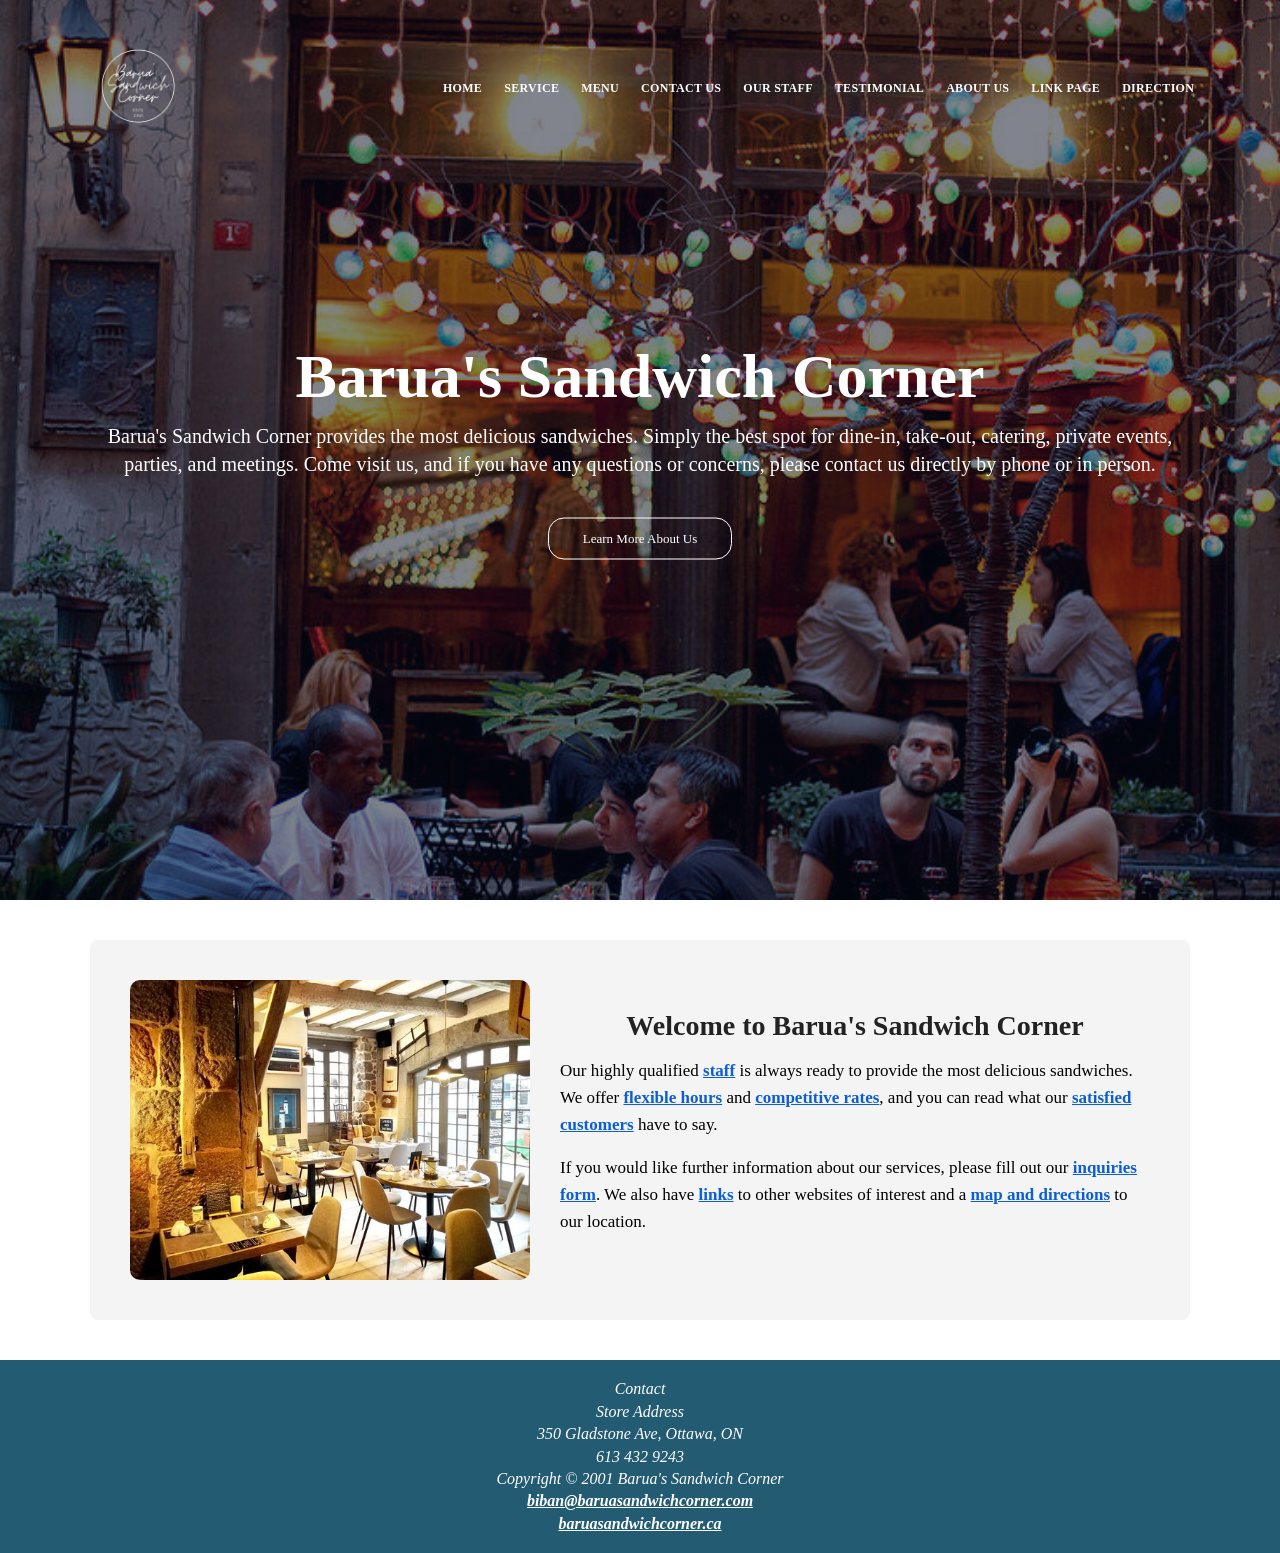
<file: index.html>
<!DOCTYPE html>
<html lang="en">

<head>
    <meta charset="UTF-8">
    <meta name="description" content="Barua's Sandwich Corner - a local sandwich restaurant in Ottawa.">
    <meta name="keywords" content="Sandwiches, Restaurant, Barua's Sandwich Corner, Ottawa">
    <meta name="author" content="J. Barua">
    <meta name="viewport" content="width=device-width, initial-scale=1.0">
    <title>Barua's Sandwich Corner</title>
    <link rel="stylesheet" href="./style/site.css">
</head>

<body>

    <section class="top">
        <nav>
            <a href="index.html">
                <img src="./images/Gold_Logo.png" alt="Barua's Sandwich Corner logo">
            </a>

            <div class="nav-links">
                <ul>
                    <li><a href="index.html">HOME</a></li>
                    <li><a href="services.html">SERVICE</a></li>
                    <li><a href="menu.html">MENU</a></li>
                    <li><a href="contact.html">CONTACT US</a></li>
                    <li><a href="staff.html">OUR STAFF</a></li>
                    <li><a href="testimonial.html">TESTIMONIAL</a></li>
                    <li><a href="about.html">ABOUT US</a></li>
                    <li><a href="link.html">LINK PAGE</a></li>
                    <li><a href="direction.html">DIRECTION</a></li>
                </ul>
            </div>
        </nav>

        <div class="text-box">
            <h1>Barua's Sandwich Corner</h1>

            <p>
                Barua's Sandwich Corner provides the most delicious sandwiches. Simply the best spot for
                dine-in, take-out, catering, private events, parties, and meetings. Come visit us, and if you have any
                questions or concerns, please contact us directly by phone or in person.
            </p>

            <a href="about.html" class="hero-btn">Learn More About Us</a>
        </div>
    </section>

    <article class="home-info">
        <div class="home-info-content">
            <img src="./images/inside_restaurants_1.jpg" alt="Inside view of Barua's Sandwich Corner">

            <div>
                <h2>Welcome to Barua's Sandwich Corner</h2>

                <p>
                    Our highly qualified <a href="staff.html">staff</a> is always ready to provide the most delicious
                    sandwiches. We offer <a href="services.html">flexible hours</a> and
                    <a href="menu.html">competitive rates</a>, and you can read what our
                    <a href="testimonial.html">satisfied customers</a> have to say.
                </p>

                <p>
                    If you would like further information about our services, please fill out our
                    <a href="contact.html">inquiries form</a>. We also have
                    <a href="link.html">links</a> to other websites of interest and a
                    <a href="direction.html">map and directions</a> to our location.
                </p>
            </div>
        </div>
    </article>

    <footer>
        Contact<br>
        Store Address<br>
        350 Gladstone Ave, Ottawa, ON<br>
        613 432 9243<br>
        Copyright &copy; 2001 Barua's Sandwich Corner<br>
        <a href="mailto:biban@baruasandwichcorner.com">biban@baruasandwichcorner.com</a><br>
        <a href="https://baruasandwichcorner.ca">baruasandwichcorner.ca</a>
    </footer>

</body>

</html>
</file>
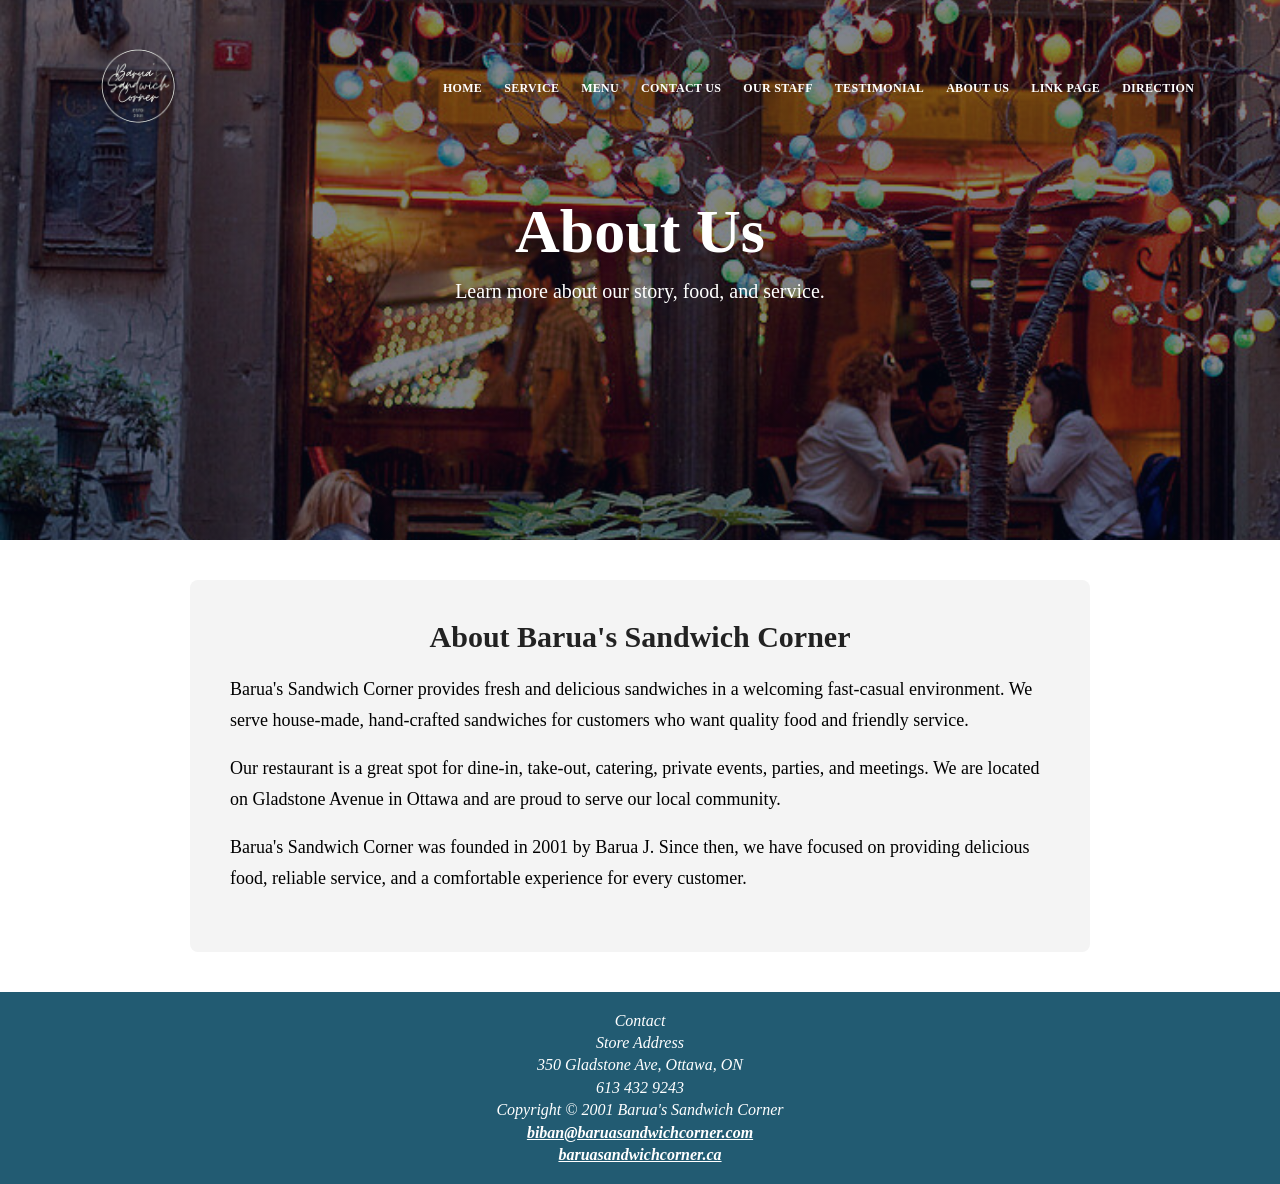
<file: about.html>
<!DOCTYPE html>
<html lang="en">

<head>
    <meta charset="UTF-8">
    <meta name="description" content="Learn more about Barua's Sandwich Corner, a local sandwich restaurant in Ottawa.">
    <meta name="keywords" content="Sandwiches, Restaurant, About, Barua's Sandwich Corner, Ottawa">
    <meta name="author" content="J. Barua">
    <meta name="viewport" content="width=device-width, initial-scale=1.0">
    <title>Barua's Sandwich Corner :: About Us</title>
    <link rel="stylesheet" href="./style/site.css">
</head>

<body>

    <section class="top page-hero">
        <nav>
            <a href="index.html">
                <img src="./images/Gold_Logo.png" alt="Barua's Sandwich Corner logo">
            </a>

            <div class="nav-links">
                <ul>
                    <li><a href="index.html">HOME</a></li>
                    <li><a href="services.html">SERVICE</a></li>
                    <li><a href="menu.html">MENU</a></li>
                    <li><a href="contact.html">CONTACT US</a></li>
                    <li><a href="staff.html">OUR STAFF</a></li>
                    <li><a href="testimonial.html">TESTIMONIAL</a></li>
                    <li><a href="about.html">ABOUT US</a></li>
                    <li><a href="link.html">LINK PAGE</a></li>
                    <li><a href="direction.html">DIRECTION</a></li>
                </ul>
            </div>
        </nav>

        <div class="text-box">
            <h1>About Us</h1>
            <p>Learn more about our story, food, and service.</p>
        </div>
    </section>

    <article class="about-section">
        <h2>About Barua's Sandwich Corner</h2>

        <p>
            Barua's Sandwich Corner provides fresh and delicious sandwiches in a welcoming
            fast-casual environment. We serve house-made, hand-crafted sandwiches for customers
            who want quality food and friendly service.
        </p>

        <p>
            Our restaurant is a great spot for dine-in, take-out, catering, private events,
            parties, and meetings. We are located on Gladstone Avenue in Ottawa and are proud
            to serve our local community.
        </p>

        <p>
            Barua's Sandwich Corner was founded in 2001 by Barua J. Since then, we have focused
            on providing delicious food, reliable service, and a comfortable experience for every
            customer.
        </p>
    </article>

    <footer>
        Contact<br>
        Store Address<br>
        350 Gladstone Ave, Ottawa, ON<br>
        613 432 9243<br>
        Copyright &copy; 2001 Barua's Sandwich Corner<br>
        <a href="mailto:biban@baruasandwichcorner.com">biban@baruasandwichcorner.com</a><br>
        <a href="https://baruasandwichcorner.ca">baruasandwichcorner.ca</a>
    </footer>

</body>

</html>
</file>
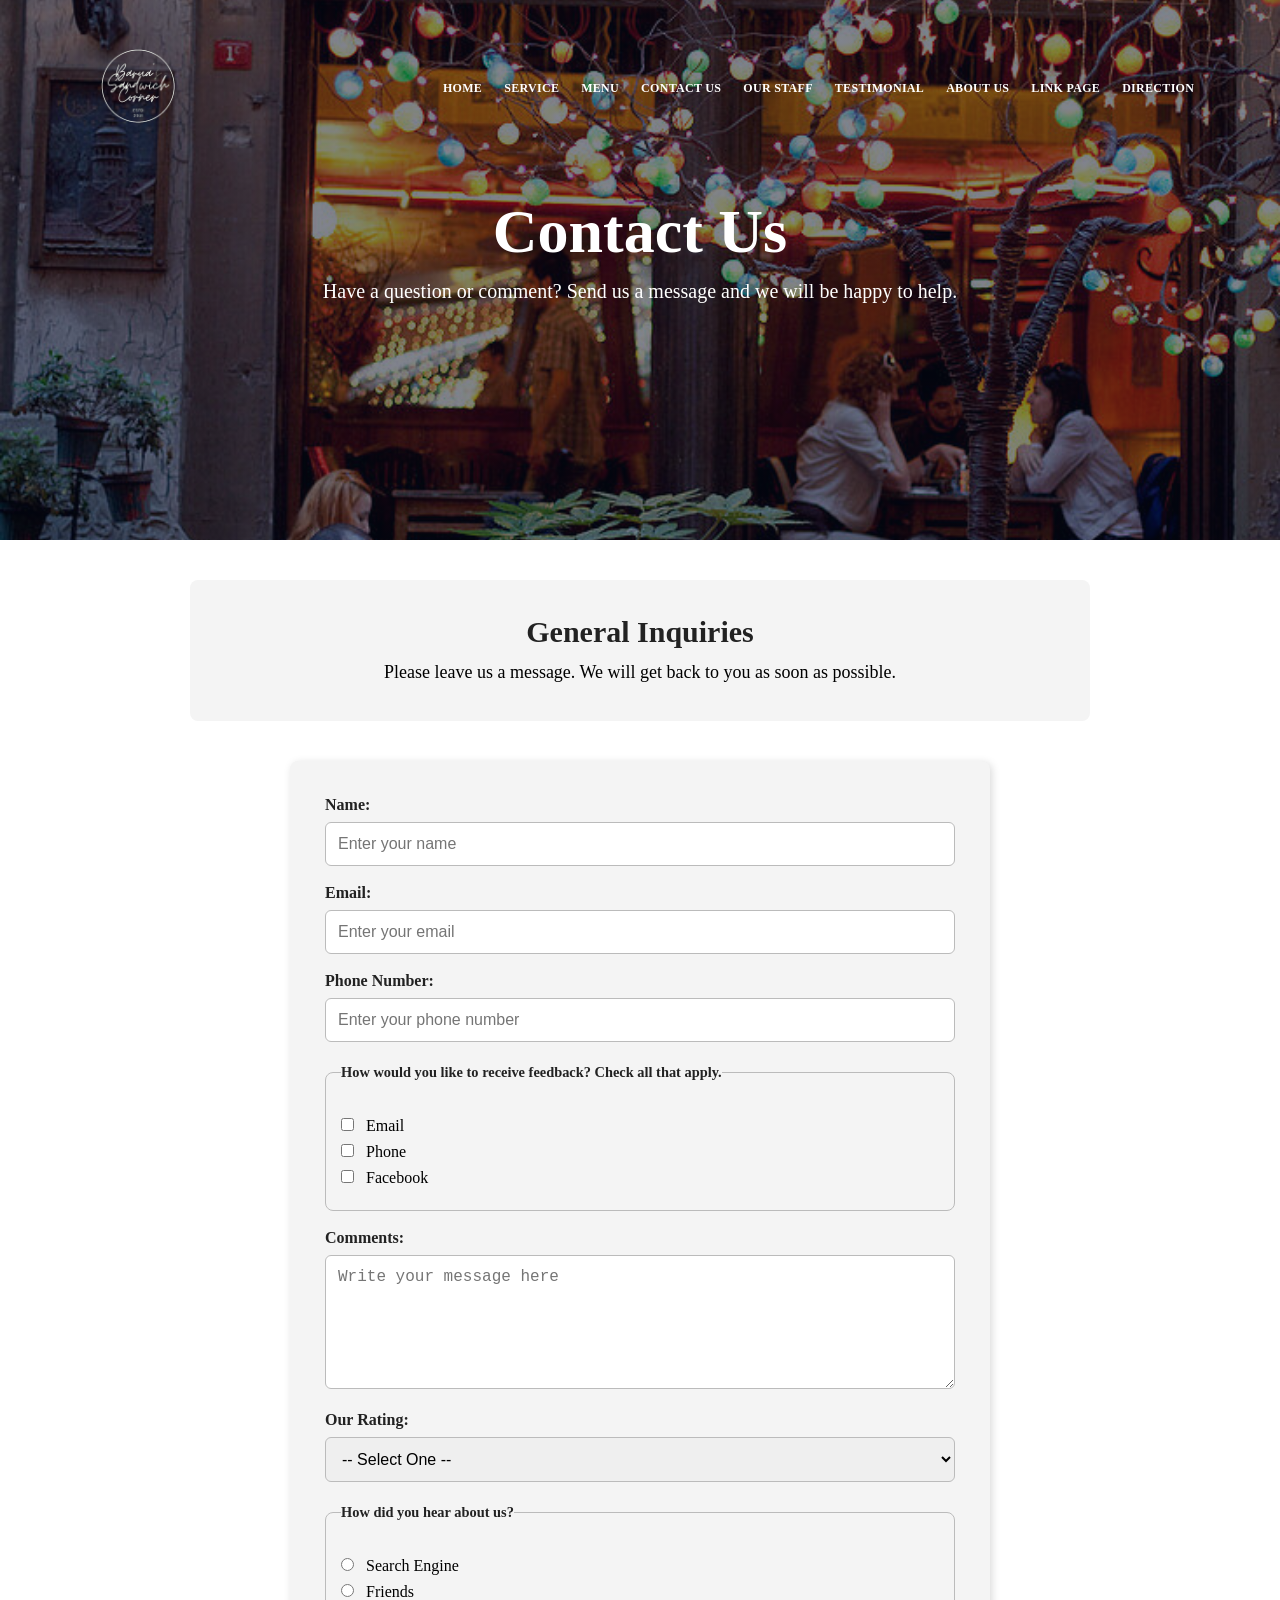
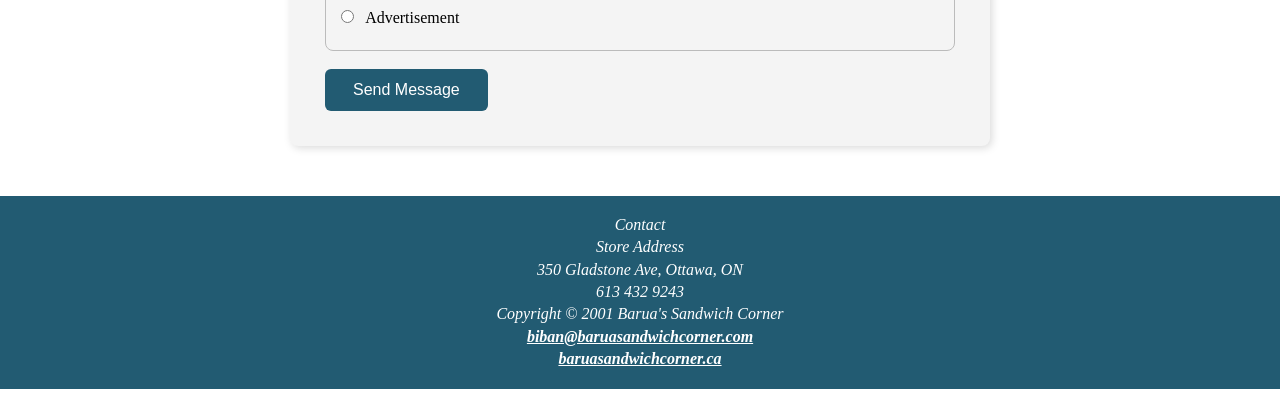
<file: contact.html>
<!DOCTYPE html>
<html lang="en">

<head>
    <meta charset="UTF-8">
    <meta name="description" content="Contact Barua's Sandwich Corner for general inquiries, feedback, and restaurant information.">
    <meta name="keywords" content="Sandwiches, Restaurant, Contact, Barua's Sandwich Corner, Ottawa">
    <meta name="author" content="J. Barua">
    <meta name="viewport" content="width=device-width, initial-scale=1.0">
    <title>Barua's Sandwich Corner :: Contact Us</title>
    <link rel="stylesheet" href="./style/site.css">
</head>

<body>

    <section class="top page-hero">
        <nav>
            <a href="index.html">
                <img src="./images/Gold_Logo.png" alt="Barua's Sandwich Corner logo">
            </a>

            <div class="nav-links">
                <ul>
                    <li><a href="index.html">HOME</a></li>
                    <li><a href="services.html">SERVICE</a></li>
                    <li><a href="menu.html">MENU</a></li>
                    <li><a href="contact.html">CONTACT US</a></li>
                    <li><a href="staff.html">OUR STAFF</a></li>
                    <li><a href="testimonial.html">TESTIMONIAL</a></li>
                    <li><a href="about.html">ABOUT US</a></li>
                    <li><a href="link.html">LINK PAGE</a></li>
                    <li><a href="direction.html">DIRECTION</a></li>
                </ul>
            </div>
        </nav>

        <div class="text-box">
            <h1>Contact Us</h1>
            <p>Have a question or comment? Send us a message and we will be happy to help.</p>
        </div>
    </section>

    <article class="contact-intro">
        <h2>General Inquiries</h2>
        <p>Please leave us a message. We will get back to you as soon as possible.</p>
    </article>

    <main class="contact-main">
        <form name="Ginquiry" id="Ginquiry" method="get" action="" class="contact-form">

            <div class="form-group">
                <label for="name">Name:</label>
                <input type="text" name="name" id="name" maxlength="30" placeholder="Enter your name">
            </div>

            <div class="form-group">
                <label for="email">Email:</label>
                <input type="email" name="email" id="email" maxlength="50" placeholder="Enter your email">
            </div>

            <div class="form-group">
                <label for="pnum">Phone Number:</label>
                <input type="tel" name="pnum" id="pnum" maxlength="20" placeholder="Enter your phone number">
            </div>

            <fieldset>
                <legend>How would you like to receive feedback? Check all that apply.</legend>

                <div class="option-group">
                    <input type="checkbox" name="chk_email" id="chk_email">
                    <label for="chk_email">Email</label>
                </div>

                <div class="option-group">
                    <input type="checkbox" name="chk_phone" id="chk_phone">
                    <label for="chk_phone">Phone</label>
                </div>

                <div class="option-group">
                    <input type="checkbox" name="chk_fbook" id="chk_fbook">
                    <label for="chk_fbook">Facebook</label>
                </div>
            </fieldset>

            <div class="form-group">
                <label for="cmt">Comments:</label>
                <textarea name="cmt" id="cmt" rows="6" placeholder="Write your message here"></textarea>
            </div>

            <div class="form-group">
                <label for="rating">Our Rating:</label>
                <select name="rating" id="rating">
                    <option value="">-- Select One --</option>
                    <option value="excellent">Excellent</option>
                    <option value="good">Good</option>
                    <option value="fair">Fair</option>
                    <option value="poor">Poor</option>
                    <option value="bad">Bad</option>
                </select>
            </div>

            <fieldset>
                <legend>How did you hear about us?</legend>

                <div class="option-group">
                    <input type="radio" name="hear_about_us" id="search_engine" value="search_engine">
                    <label for="search_engine">Search Engine</label>
                </div>

                <div class="option-group">
                    <input type="radio" name="hear_about_us" id="friends" value="friends">
                    <label for="friends">Friends</label>
                </div>

                <div class="option-group">
                    <input type="radio" name="hear_about_us" id="advertisement" value="advertisement">
                    <label for="advertisement">Advertisement</label>
                </div>
            </fieldset>

            <input class="buttoncss" id="btnSub" value="Send Message" type="submit">
        </form>
    </main>

    <footer>
        Contact<br>
        Store Address<br>
        350 Gladstone Ave, Ottawa, ON<br>
        613 432 9243<br>
        Copyright &copy; 2001 Barua's Sandwich Corner<br>
        <a href="mailto:biban@baruasandwichcorner.com">biban@baruasandwichcorner.com</a><br>
        <a href="https://baruasandwichcorner.ca">baruasandwichcorner.ca</a>
    </footer>

</body>

</html>
</file>
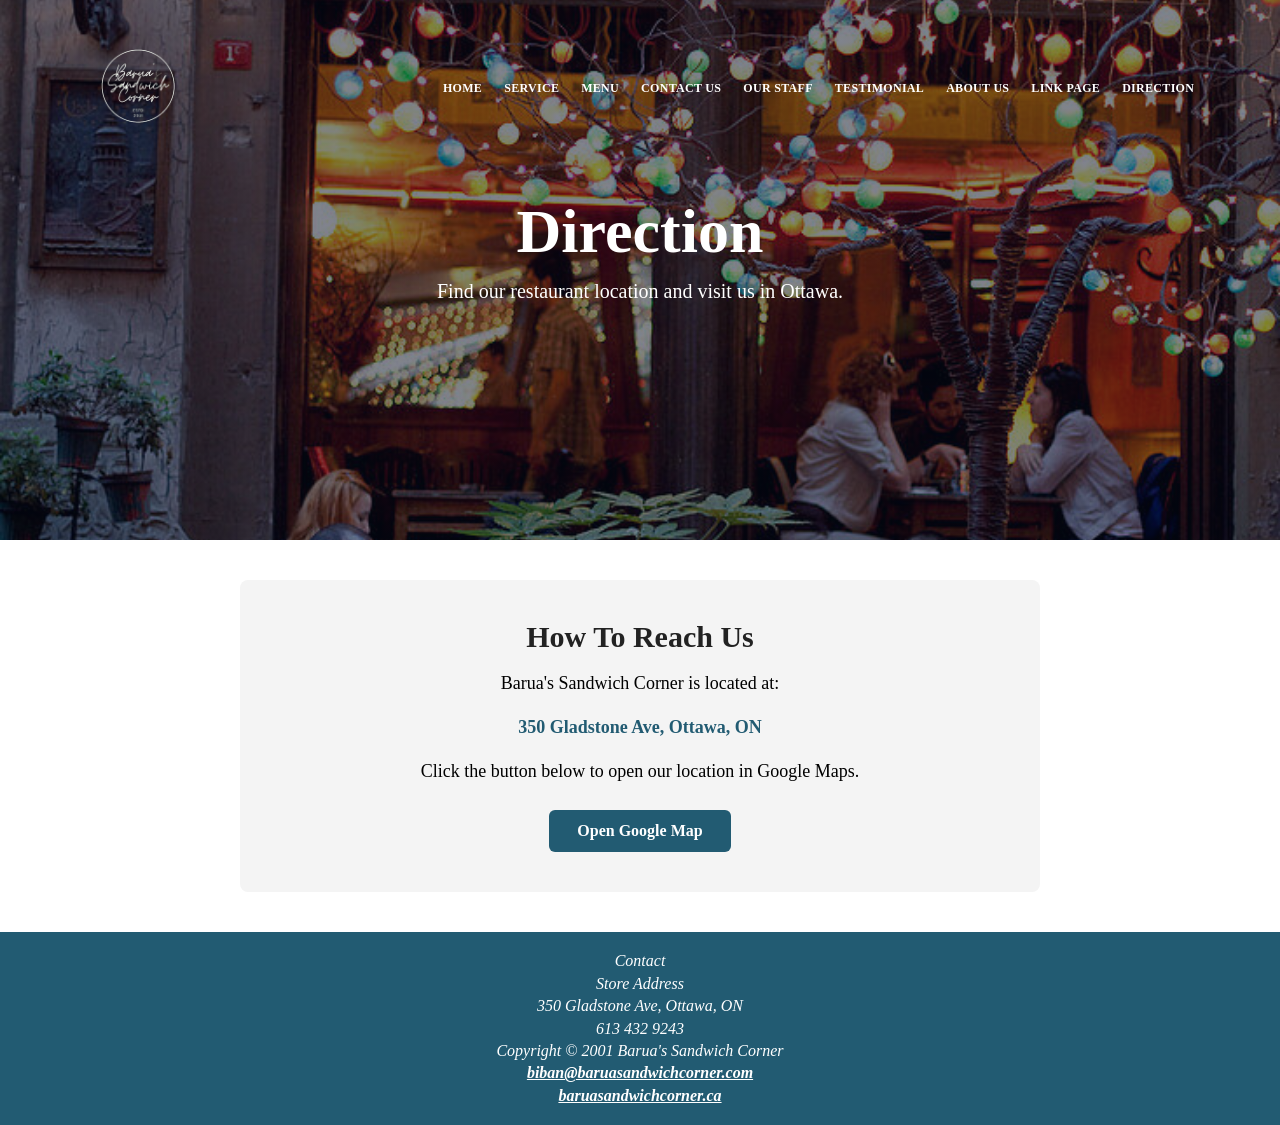
<file: direction.html>
<!DOCTYPE html>
<html lang="en">

<head>
    <meta charset="UTF-8">
    <meta name="description" content="Find directions to Barua's Sandwich Corner in Ottawa.">
    <meta name="keywords" content="Sandwiches, Restaurant, Directions, Map, Barua's Sandwich Corner, Ottawa">
    <meta name="author" content="J. Barua">
    <meta name="viewport" content="width=device-width, initial-scale=1.0">
    <title>Barua's Sandwich Corner :: Direction</title>
    <link rel="stylesheet" href="./style/site.css">
</head>

<body>

    <section class="top page-hero">
        <nav>
            <a href="index.html">
                <img src="./images/Gold_Logo.png" alt="Barua's Sandwich Corner logo">
            </a>

            <div class="nav-links">
                <ul>
                    <li><a href="index.html">HOME</a></li>
                    <li><a href="services.html">SERVICE</a></li>
                    <li><a href="menu.html">MENU</a></li>
                    <li><a href="contact.html">CONTACT US</a></li>
                    <li><a href="staff.html">OUR STAFF</a></li>
                    <li><a href="testimonial.html">TESTIMONIAL</a></li>
                    <li><a href="about.html">ABOUT US</a></li>
                    <li><a href="link.html">LINK PAGE</a></li>
                    <li><a href="direction.html">DIRECTION</a></li>
                </ul>
            </div>
        </nav>

        <div class="text-box">
            <h1>Direction</h1>
            <p>Find our restaurant location and visit us in Ottawa.</p>
        </div>
    </section>

    <article class="direction-section">
        <h2>How To Reach Us</h2>

        <p>
            Barua's Sandwich Corner is located at:
        </p>

        <p class="address-text">
            350 Gladstone Ave, Ottawa, ON
        </p>

        <p>
            Click the button below to open our location in Google Maps.
        </p>

        <a class="map-button" href="https://goo.gl/maps/W1NjUinh5RPz3QXQA" target="_blank">
            Open Google Map
        </a>
    </article>

    <footer>
        Contact<br>
        Store Address<br>
        350 Gladstone Ave, Ottawa, ON<br>
        613 432 9243<br>
        Copyright &copy; 2001 Barua's Sandwich Corner<br>
        <a href="mailto:biban@baruasandwichcorner.com">biban@baruasandwichcorner.com</a><br>
        <a href="https://baruasandwichcorner.ca">baruasandwichcorner.ca</a>
    </footer>

</body>

</html>
</file>
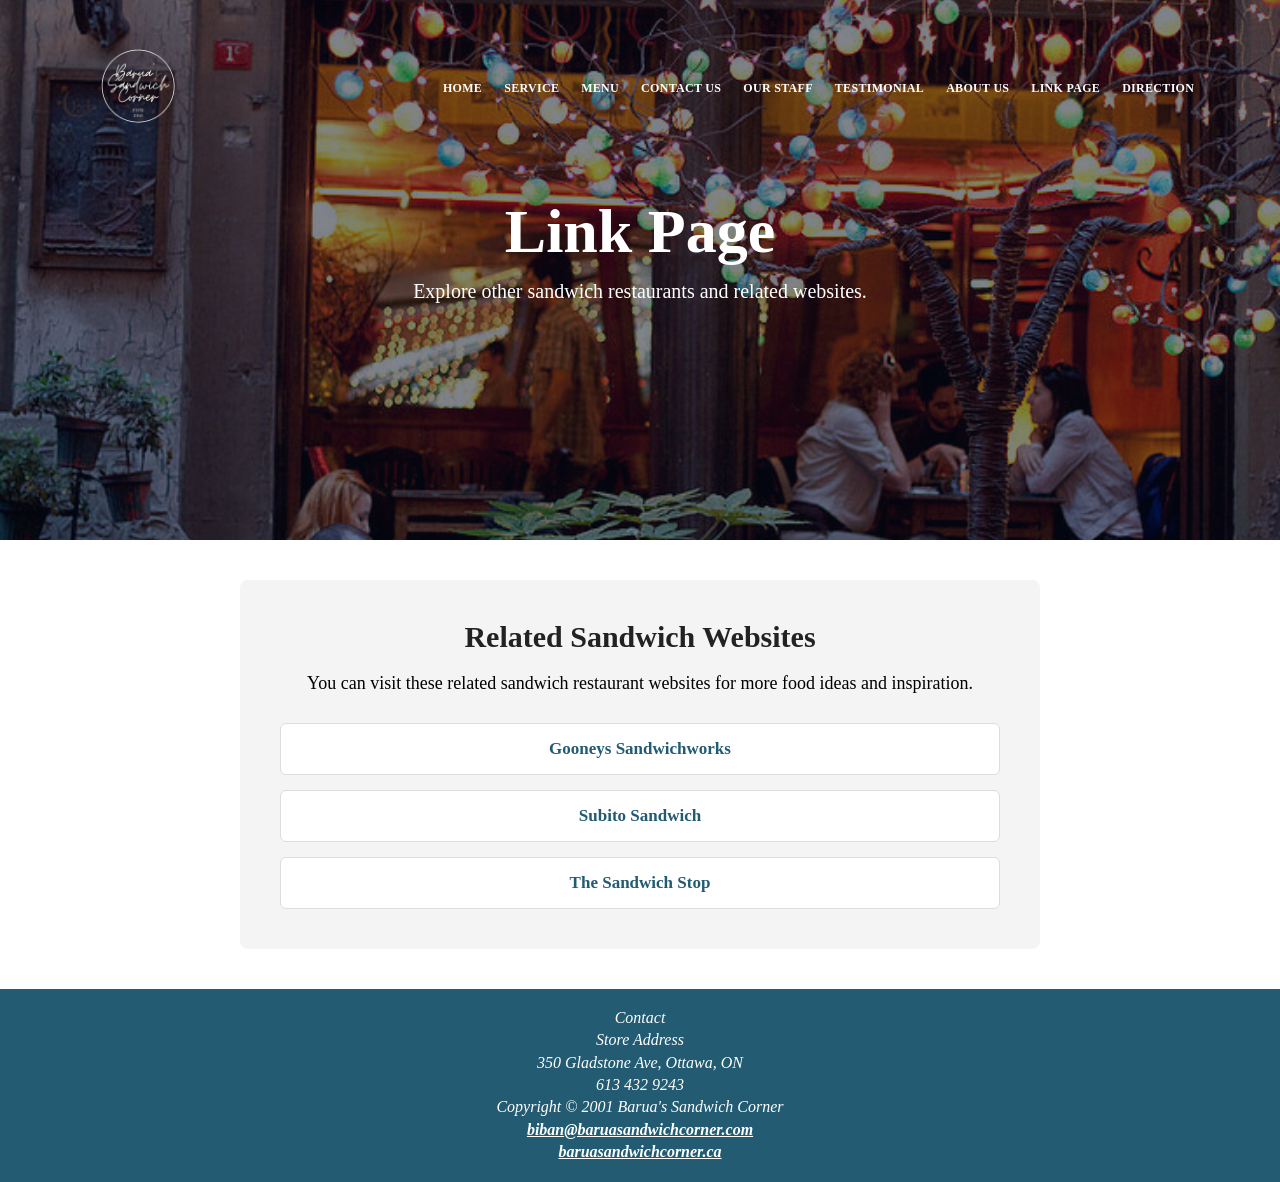
<file: link.html>
<!DOCTYPE html>
<html lang="en">

<head>
    <meta charset="UTF-8">
    <meta name="description" content="Helpful sandwich and restaurant links related to Barua's Sandwich Corner.">
    <meta name="keywords" content="Sandwiches, Restaurant, Links, Barua's Sandwich Corner, Ottawa">
    <meta name="author" content="J. Barua">
    <meta name="viewport" content="width=device-width, initial-scale=1.0">
    <title>Barua's Sandwich Corner :: Link Page</title>
    <link rel="stylesheet" href="./style/site.css">
</head>

<body>

    <section class="top page-hero">
        <nav>
            <a href="index.html">
                <img src="./images/Gold_Logo.png" alt="Barua's Sandwich Corner logo">
            </a>

            <div class="nav-links">
                <ul>
                    <li><a href="index.html">HOME</a></li>
                    <li><a href="services.html">SERVICE</a></li>
                    <li><a href="menu.html">MENU</a></li>
                    <li><a href="contact.html">CONTACT US</a></li>
                    <li><a href="staff.html">OUR STAFF</a></li>
                    <li><a href="testimonial.html">TESTIMONIAL</a></li>
                    <li><a href="about.html">ABOUT US</a></li>
                    <li><a href="link.html">LINK PAGE</a></li>
                    <li><a href="direction.html">DIRECTION</a></li>
                </ul>
            </div>
        </nav>

        <div class="text-box">
            <h1>Link Page</h1>
            <p>Explore other sandwich restaurants and related websites.</p>
        </div>
    </section>

    <article class="link-section">
        <h2>Related Sandwich Websites</h2>

        <p>
            You can visit these related sandwich restaurant websites for more food ideas and inspiration.
        </p>

        <div class="link-list">
            <a href="https://gooneysottawa.ca/" target="_blank">Gooneys Sandwichworks</a>
            <a href="https://subitosandwich.com/home" target="_blank">Subito Sandwich</a>
            <a href="https://the-sandwich-stop-sandwich-shop.business.site/" target="_blank">The Sandwich Stop</a>
        </div>
    </article>

    <footer>
        Contact<br>
        Store Address<br>
        350 Gladstone Ave, Ottawa, ON<br>
        613 432 9243<br>
        Copyright &copy; 2001 Barua's Sandwich Corner<br>
        <a href="mailto:biban@baruasandwichcorner.com">biban@baruasandwichcorner.com</a><br>
        <a href="https://baruasandwichcorner.ca">baruasandwichcorner.ca</a>
    </footer>

</body>

</html>
</file>
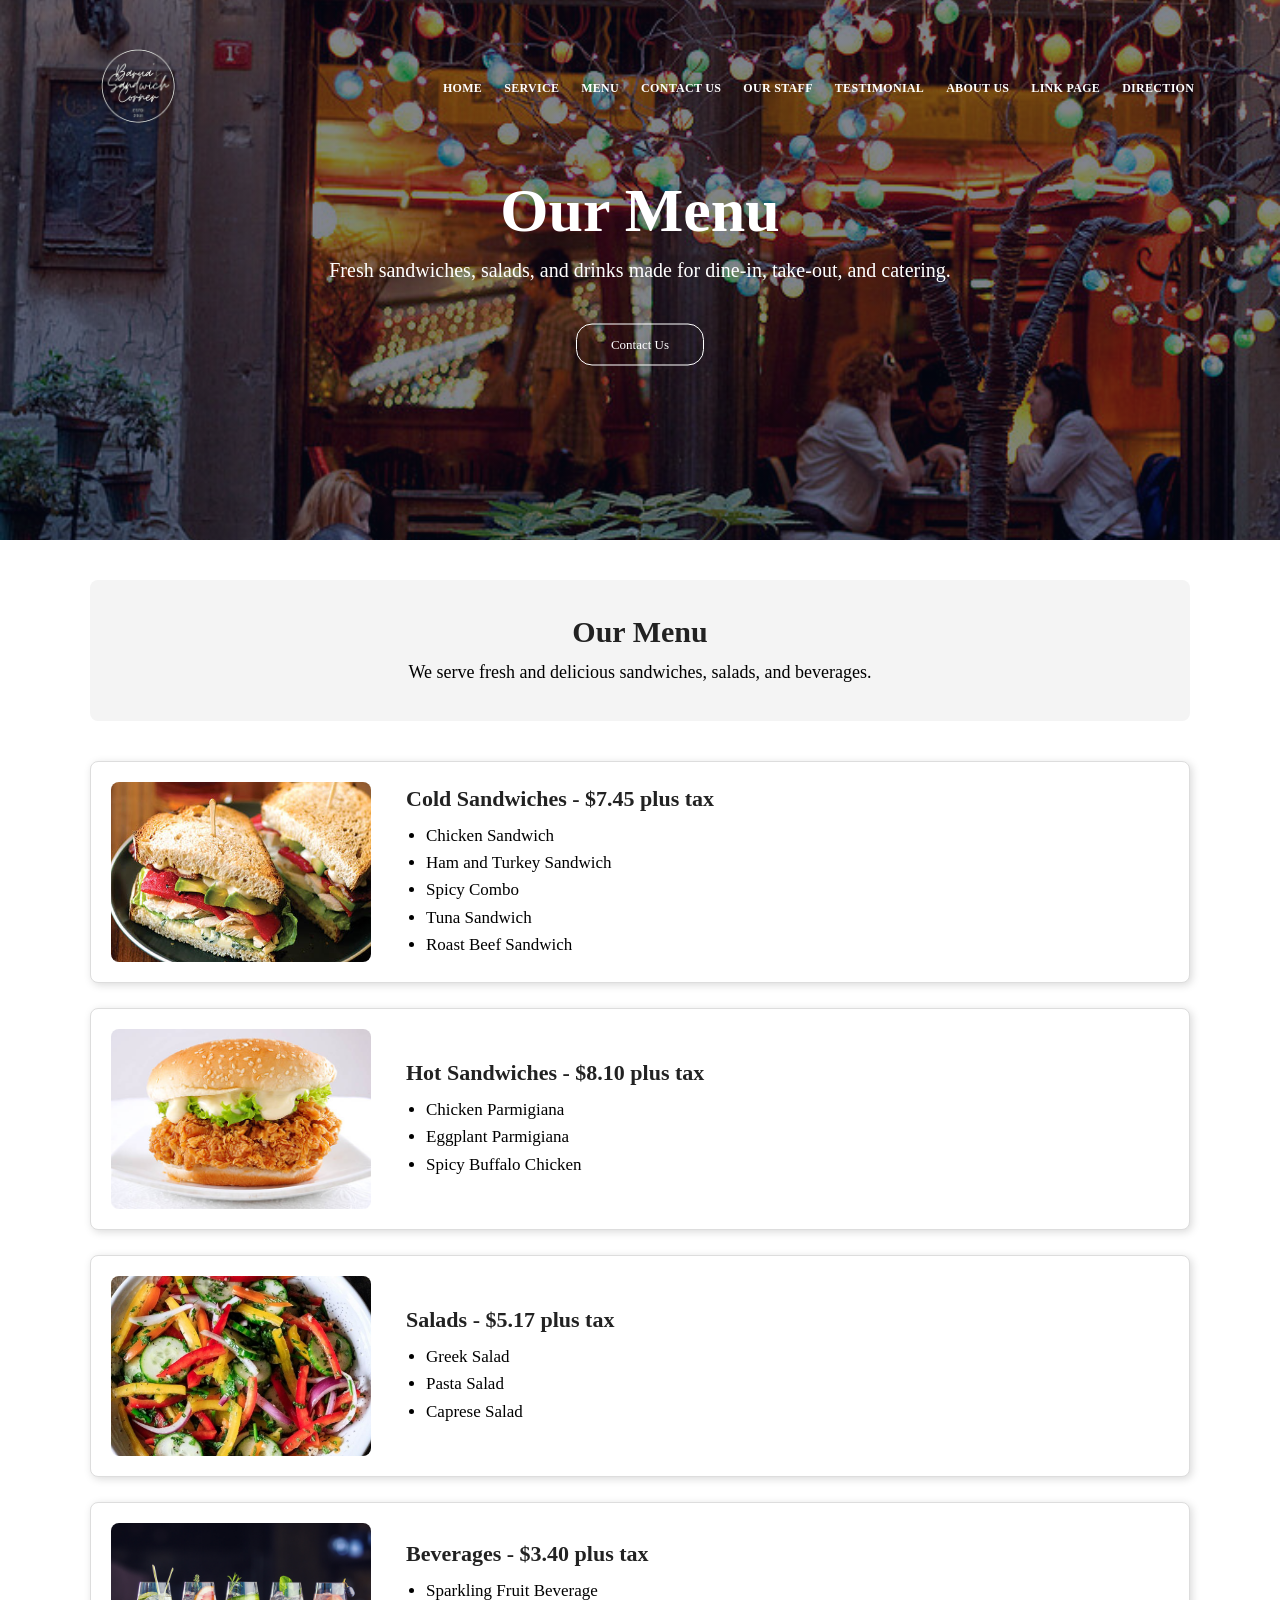
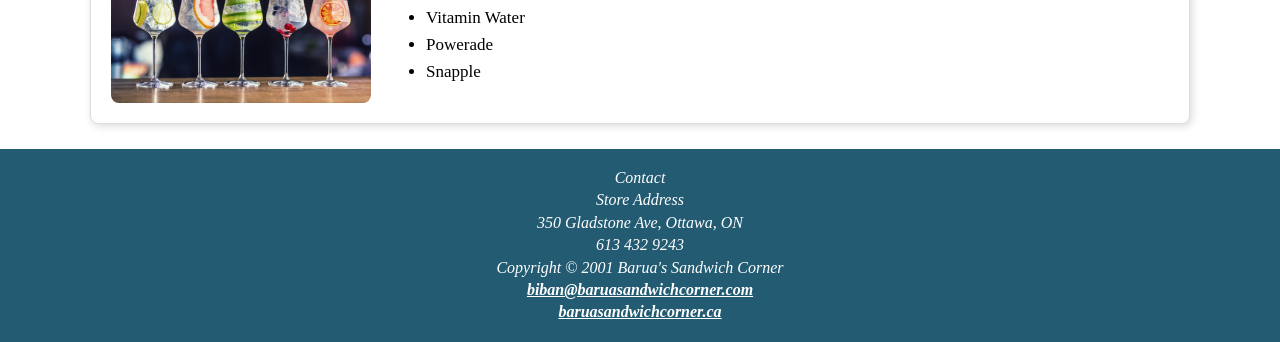
<file: menu.html>
<!DOCTYPE html>
<html lang="en">

<head>
    <meta charset="UTF-8">
    <meta name="description" content="Barua's Sandwich Corner menu page.">
    <meta name="keywords" content="Sandwiches, Restaurant, Menu, Barua's Sandwich Corner, Ottawa">
    <meta name="author" content="J. Barua">
    <meta name="viewport" content="width=device-width, initial-scale=1.0">
    <title>Barua's Sandwich Corner :: Menu</title>
    <link rel="stylesheet" href="./style/site.css">
</head>

<body>

    <section class="top page-hero">
        <nav>
            <a href="index.html">
                <img src="./images/Gold_Logo.png" alt="Barua's Sandwich Corner logo">
            </a>

            <div class="nav-links">
                <ul>
                    <li><a href="index.html">HOME</a></li>
                    <li><a href="services.html">SERVICE</a></li>
                    <li><a href="menu.html">MENU</a></li>
                    <li><a href="contact.html">CONTACT US</a></li>
                    <li><a href="staff.html">OUR STAFF</a></li>
                    <li><a href="testimonial.html">TESTIMONIAL</a></li>
                    <li><a href="about.html">ABOUT US</a></li>
                    <li><a href="link.html">LINK PAGE</a></li>
                    <li><a href="direction.html">DIRECTION</a></li>
                </ul>
            </div>
        </nav>

        <div class="text-box">
            <h1>Our Menu</h1>
            <p>Fresh sandwiches, salads, and drinks made for dine-in, take-out, and catering.</p>
            <a href="contact.html" class="hero-btn">Contact Us</a>
        </div>
    </section>

    <article class="menu-intro">
        <h2>Our Menu</h2>
        <p>We serve fresh and delicious sandwiches, salads, and beverages.</p>
    </article>

    <aside>
        <img src="./images/cold-sandwiches.jpg" alt="Cold sandwich">

        <div>
            <h3>Cold Sandwiches - $7.45 plus tax</h3>
            <ul>
                <li>Chicken Sandwich</li>
                <li>Ham and Turkey Sandwich</li>
                <li>Spicy Combo</li>
                <li>Tuna Sandwich</li>
                <li>Roast Beef Sandwich</li>
            </ul>
        </div>
    </aside>

    <aside>
        <img src="./images/chicken_sandwich.jpg" alt="Hot chicken sandwich">

        <div>
            <h3>Hot Sandwiches - $8.10 plus tax</h3>
            <ul>
                <li>Chicken Parmigiana</li>
                <li>Eggplant Parmigiana</li>
                <li>Spicy Buffalo Chicken</li>
            </ul>
        </div>
    </aside>

    <aside>
        <img src="./images/Bell-Pepper-Salad.jpg" alt="Bell pepper salad">

        <div>
            <h3>Salads - $5.17 plus tax</h3>
            <ul>
                <li>Greek Salad</li>
                <li>Pasta Salad</li>
                <li>Caprese Salad</li>
            </ul>
        </div>
    </aside>

    <aside>
        <img src="./images/beverage_photo.jpg" alt="Beverages">

        <div>
            <h3>Beverages - $3.40 plus tax</h3>
            <ul>
                <li>Sparkling Fruit Beverage</li>
                <li>Vitamin Water</li>
                <li>Powerade</li>
                <li>Snapple</li>
            </ul>
        </div>
    </aside>

    <footer>
        Contact<br>
        Store Address<br>
        350 Gladstone Ave, Ottawa, ON<br>
        613 432 9243<br>
        Copyright &copy; 2001 Barua's Sandwich Corner<br>
        <a href="mailto:biban@baruasandwichcorner.com">biban@baruasandwichcorner.com</a><br>
        <a href="https://baruasandwichcorner.ca">baruasandwichcorner.ca</a>
    </footer>

</body>

</html>
</file>
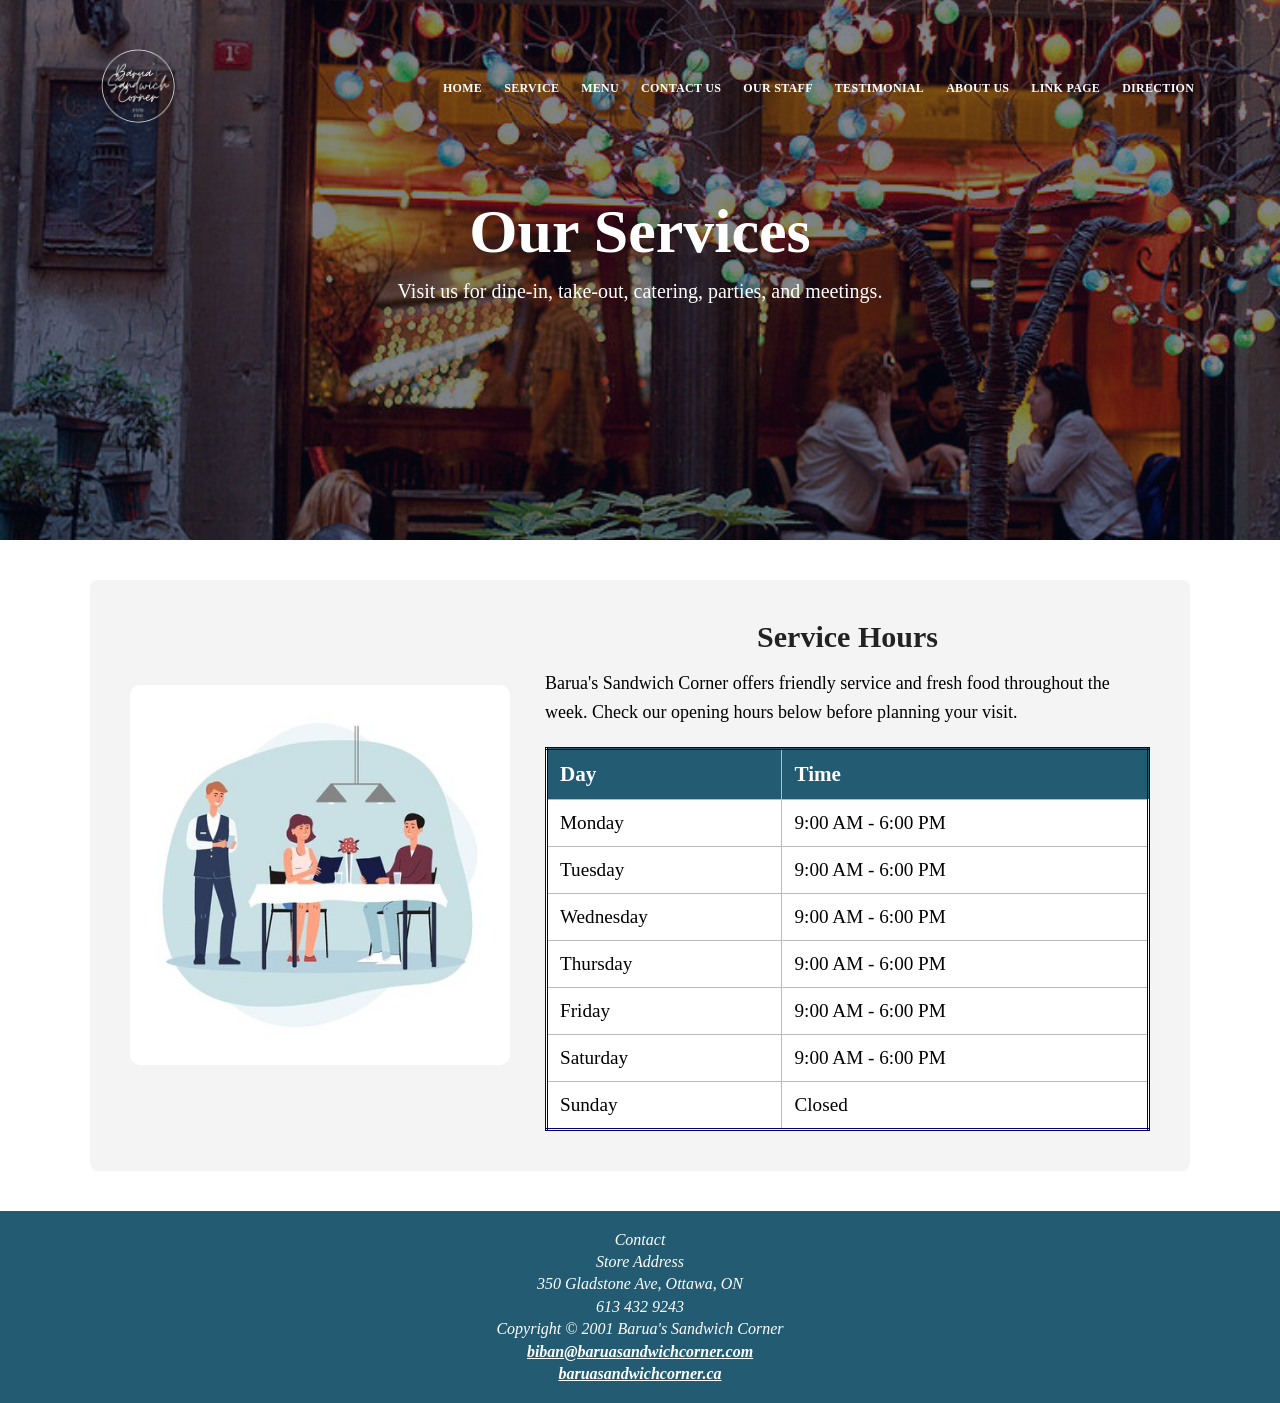
<file: services.html>
<!DOCTYPE html>
<html lang="en">

<head>
    <meta charset="UTF-8">
    <meta name="description" content="View the service hours and restaurant services offered by Barua's Sandwich Corner in Ottawa.">
    <meta name="keywords" content="Sandwiches, Restaurant, Services, Hours, Barua's Sandwich Corner, Ottawa">
    <meta name="author" content="J. Barua">
    <meta name="viewport" content="width=device-width, initial-scale=1.0">
    <title>Barua's Sandwich Corner :: Services</title>
    <link rel="stylesheet" href="./style/site.css">
</head>

<body>

    <section class="top page-hero">
        <nav>
            <a href="index.html">
                <img src="./images/Gold_Logo.png" alt="Barua's Sandwich Corner logo">
            </a>

            <div class="nav-links">
                <ul>
                    <li><a href="index.html">HOME</a></li>
                    <li><a href="services.html">SERVICE</a></li>
                    <li><a href="menu.html">MENU</a></li>
                    <li><a href="contact.html">CONTACT US</a></li>
                    <li><a href="staff.html">OUR STAFF</a></li>
                    <li><a href="testimonial.html">TESTIMONIAL</a></li>
                    <li><a href="about.html">ABOUT US</a></li>
                    <li><a href="link.html">LINK PAGE</a></li>
                    <li><a href="direction.html">DIRECTION</a></li>
                </ul>
            </div>
        </nav>

        <div class="text-box">
            <h1>Our Services</h1>
            <p>Visit us for dine-in, take-out, catering, parties, and meetings.</p>
        </div>
    </section>

    <article class="services-section">
        <div class="services-content">
            <img src="./images/services_photo.jpg" alt="Restaurant service photo">

            <div>
                <h2>Service Hours</h2>

                <p>
                    Barua's Sandwich Corner offers friendly service and fresh food throughout the week.
                    Check our opening hours below before planning your visit.
                </p>

                <table class="hours-table">
                    <tr>
                        <th>Day</th>
                        <th>Time</th>
                    </tr>
                    <tr>
                        <td>Monday</td>
                        <td>9:00 AM - 6:00 PM</td>
                    </tr>
                    <tr>
                        <td>Tuesday</td>
                        <td>9:00 AM - 6:00 PM</td>
                    </tr>
                    <tr>
                        <td>Wednesday</td>
                        <td>9:00 AM - 6:00 PM</td>
                    </tr>
                    <tr>
                        <td>Thursday</td>
                        <td>9:00 AM - 6:00 PM</td>
                    </tr>
                    <tr>
                        <td>Friday</td>
                        <td>9:00 AM - 6:00 PM</td>
                    </tr>
                    <tr>
                        <td>Saturday</td>
                        <td>9:00 AM - 6:00 PM</td>
                    </tr>
                    <tr>
                        <td>Sunday</td>
                        <td>Closed</td>
                    </tr>
                </table>
            </div>
        </div>
    </article>

    <footer>
        Contact<br>
        Store Address<br>
        350 Gladstone Ave, Ottawa, ON<br>
        613 432 9243<br>
        Copyright &copy; 2001 Barua's Sandwich Corner<br>
        <a href="mailto:biban@baruasandwichcorner.com">biban@baruasandwichcorner.com</a><br>
        <a href="https://baruasandwichcorner.ca">baruasandwichcorner.ca</a>
    </footer>

</body>

</html>
</file>
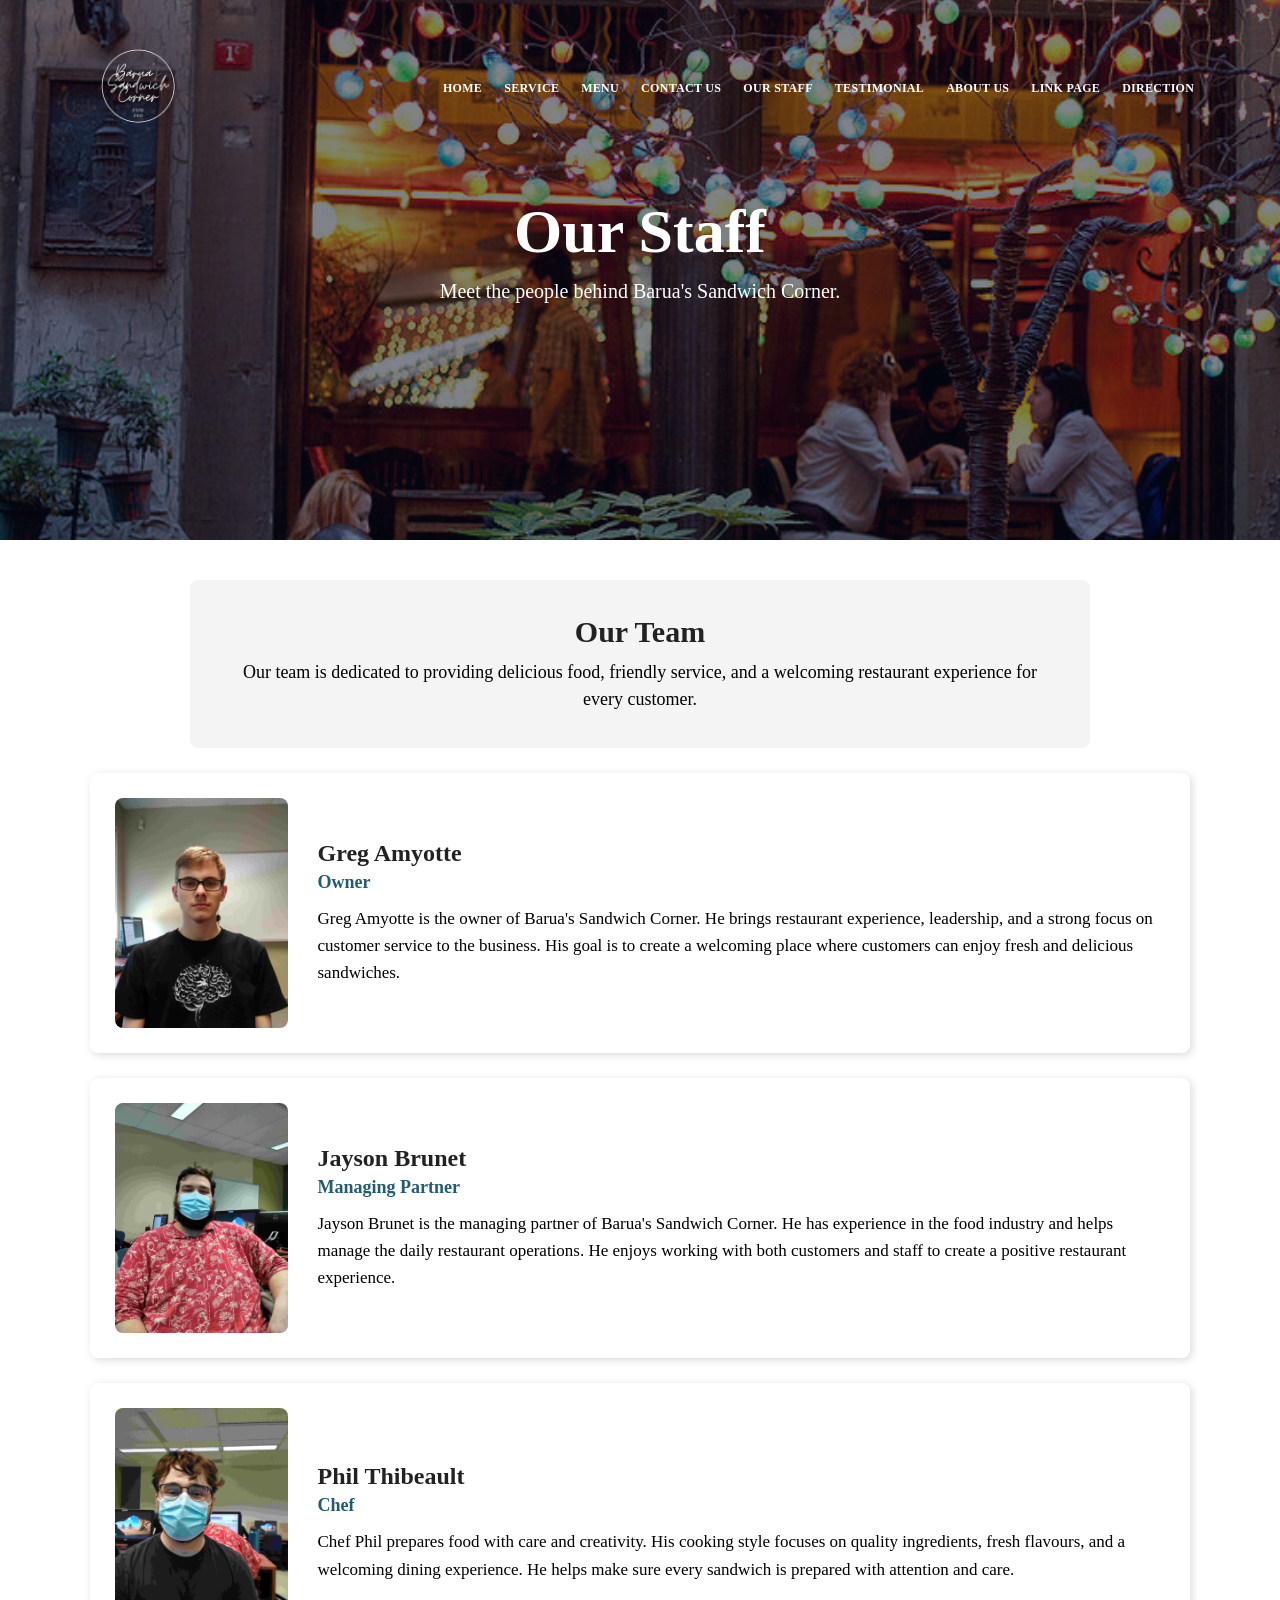
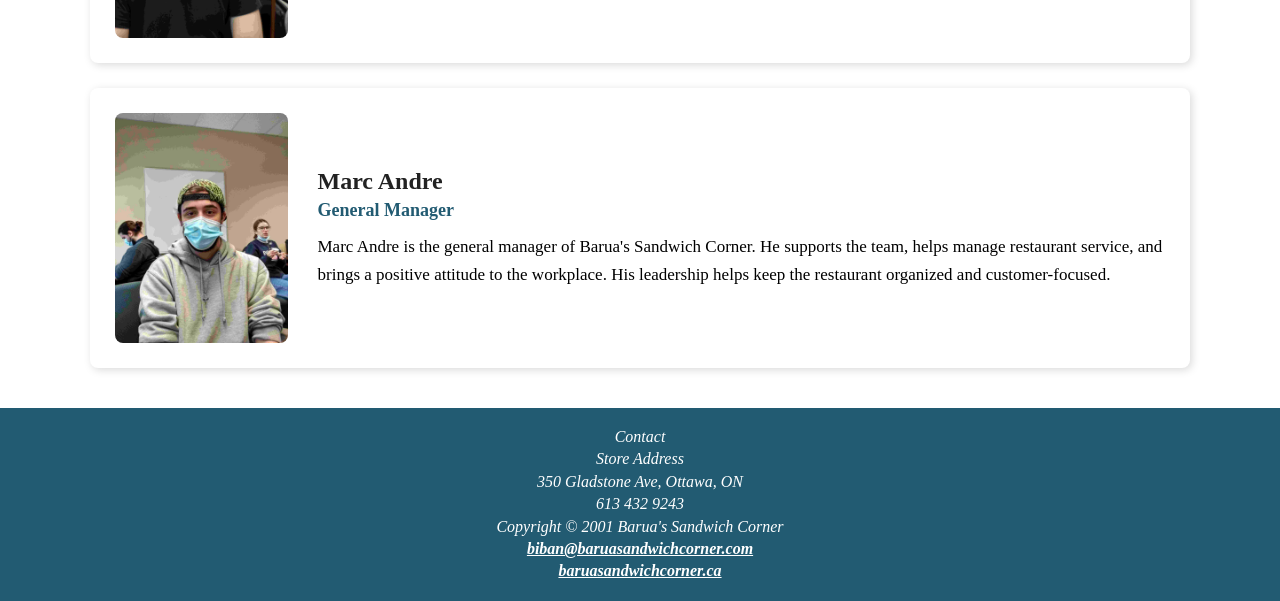
<file: staff.html>
<!DOCTYPE html>
<html lang="en">

<head>
    <meta charset="UTF-8">
    <meta name="description" content="Meet the team at Barua's Sandwich Corner in Ottawa.">
    <meta name="keywords" content="Sandwiches, Restaurant, Staff, Team, Barua's Sandwich Corner, Ottawa">
    <meta name="author" content="J. Barua">
    <meta name="viewport" content="width=device-width, initial-scale=1.0">
    <title>Barua's Sandwich Corner :: Our Staff</title>
    <link rel="stylesheet" href="./style/site.css">
</head>

<body>

    <section class="top page-hero">
        <nav>
            <a href="index.html">
                <img src="./images/Gold_Logo.png" alt="Barua's Sandwich Corner logo">
            </a>

            <div class="nav-links">
                <ul>
                    <li><a href="index.html">HOME</a></li>
                    <li><a href="services.html">SERVICE</a></li>
                    <li><a href="menu.html">MENU</a></li>
                    <li><a href="contact.html">CONTACT US</a></li>
                    <li><a href="staff.html">OUR STAFF</a></li>
                    <li><a href="testimonial.html">TESTIMONIAL</a></li>
                    <li><a href="about.html">ABOUT US</a></li>
                    <li><a href="link.html">LINK PAGE</a></li>
                    <li><a href="direction.html">DIRECTION</a></li>
                </ul>
            </div>
        </nav>

        <div class="text-box">
            <h1>Our Staff</h1>
            <p>Meet the people behind Barua's Sandwich Corner.</p>
        </div>
    </section>

    <article class="staff-intro">
        <h2>Our Team</h2>
        <p>
            Our team is dedicated to providing delicious food, friendly service, and a welcoming
            restaurant experience for every customer.
        </p>
    </article>

    <section class="staff-container">

        <div class="staff-card">
            <img src="./images/Greg_11.jpg" alt="Greg Amyotte">

            <div>
                <h3>Greg Amyotte</h3>
                <h4>Owner</h4>
                <p>
                    Greg Amyotte is the owner of Barua's Sandwich Corner. He brings restaurant
                    experience, leadership, and a strong focus on customer service to the business.
                    His goal is to create a welcoming place where customers can enjoy fresh and
                    delicious sandwiches.
                </p>
            </div>
        </div>

        <div class="staff-card">
            <img src="./images/Jayson_11.jpg" alt="Jayson Brunet">

            <div>
                <h3>Jayson Brunet</h3>
                <h4>Managing Partner</h4>
                <p>
                    Jayson Brunet is the managing partner of Barua's Sandwich Corner. He has
                    experience in the food industry and helps manage the daily restaurant operations.
                    He enjoys working with both customers and staff to create a positive restaurant
                    experience.
                </p>
            </div>
        </div>

        <div class="staff-card">
            <img src="./images/Phil_11.jpg" alt="Phil Thibeault">

            <div>
                <h3>Phil Thibeault</h3>
                <h4>Chef</h4>
                <p>
                    Chef Phil prepares food with care and creativity. His cooking style focuses on
                    quality ingredients, fresh flavours, and a welcoming dining experience. He helps
                    make sure every sandwich is prepared with attention and care.
                </p>
            </div>
        </div>

        <div class="staff-card">
            <img src="./images/Marc_11.jpg" alt="Marc Andre">

            <div>
                <h3>Marc Andre</h3>
                <h4>General Manager</h4>
                <p>
                    Marc Andre is the general manager of Barua's Sandwich Corner. He supports the
                    team, helps manage restaurant service, and brings a positive attitude to the
                    workplace. His leadership helps keep the restaurant organized and customer-focused.
                </p>
            </div>
        </div>

    </section>

    <footer>
        Contact<br>
        Store Address<br>
        350 Gladstone Ave, Ottawa, ON<br>
        613 432 9243<br>
        Copyright &copy; 2001 Barua's Sandwich Corner<br>
        <a href="mailto:biban@baruasandwichcorner.com">biban@baruasandwichcorner.com</a><br>
        <a href="https://baruasandwichcorner.ca">baruasandwichcorner.ca</a>
    </footer>

</body>

</html>
</file>
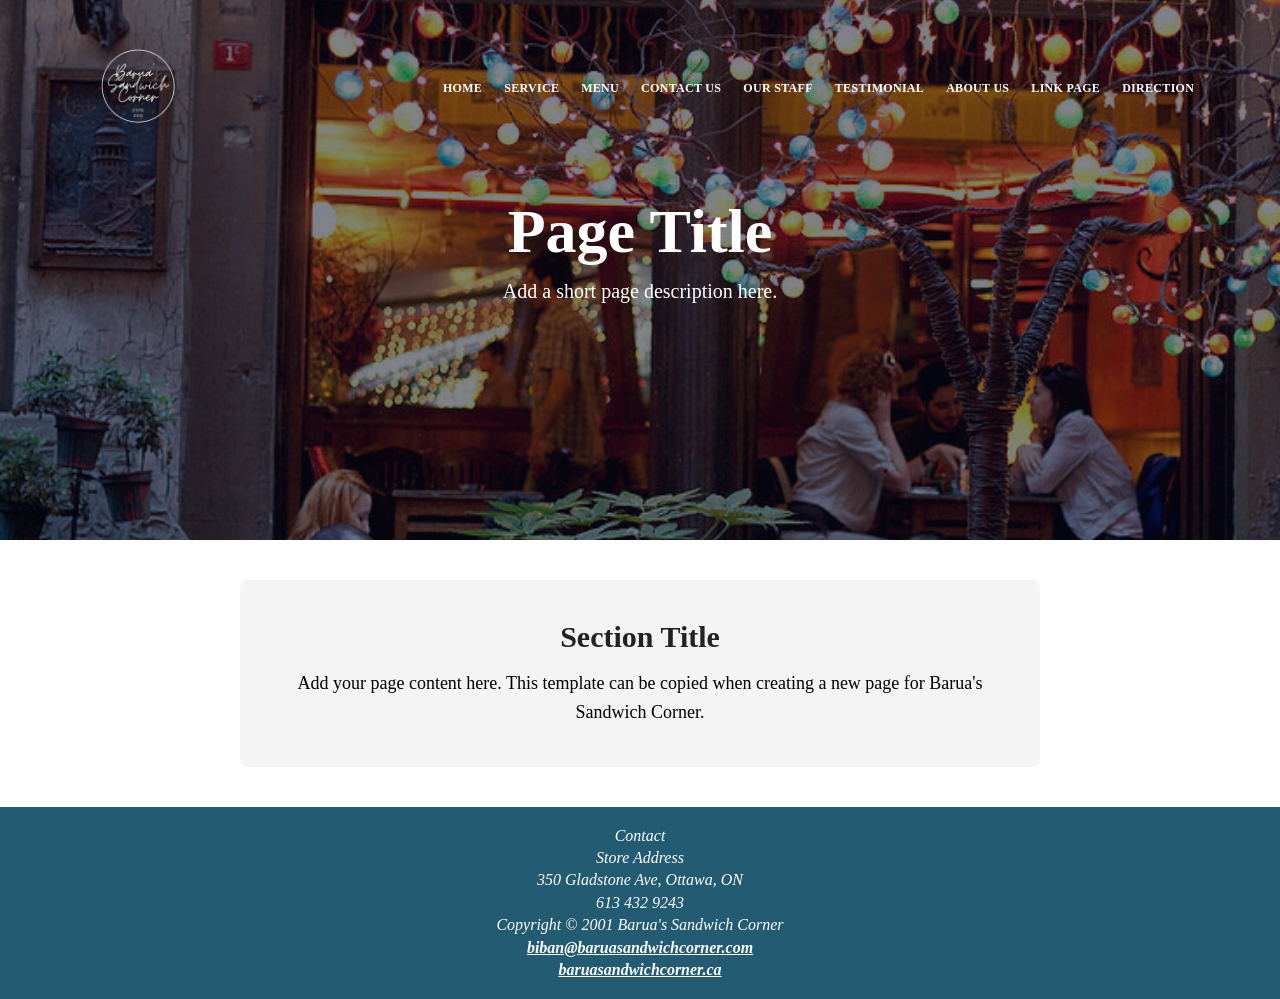
<file: template.html>
<!DOCTYPE html>
<html lang="en">

<head>
    <meta charset="UTF-8">
    <meta name="description" content="Barua's Sandwich Corner page template.">
    <meta name="keywords" content="Sandwiches, Restaurant, Barua's Sandwich Corner, Ottawa">
    <meta name="author" content="J. Barua">
    <meta name="viewport" content="width=device-width, initial-scale=1.0">
    <title>Barua's Sandwich Corner :: Page Title</title>
    <link rel="stylesheet" href="./style/site.css">
</head>

<body>

    <section class="top page-hero">
        <nav>
            <a href="index.html">
                <img src="./images/Gold_Logo.png" alt="Barua's Sandwich Corner logo">
            </a>

            <div class="nav-links">
                <ul>
                    <li><a href="index.html">HOME</a></li>
                    <li><a href="services.html">SERVICE</a></li>
                    <li><a href="menu.html">MENU</a></li>
                    <li><a href="contact.html">CONTACT US</a></li>
                    <li><a href="staff.html">OUR STAFF</a></li>
                    <li><a href="testimonial.html">TESTIMONIAL</a></li>
                    <li><a href="about.html">ABOUT US</a></li>
                    <li><a href="link.html">LINK PAGE</a></li>
                    <li><a href="direction.html">DIRECTION</a></li>
                </ul>
            </div>
        </nav>

        <div class="text-box">
            <h1>Page Title</h1>
            <p>Add a short page description here.</p>
        </div>
    </section>

    <article class="template-section">
        <h2>Section Title</h2>

        <p>
            Add your page content here. This template can be copied when creating a new page
            for Barua's Sandwich Corner.
        </p>
    </article>

    <footer>
        Contact<br>
        Store Address<br>
        350 Gladstone Ave, Ottawa, ON<br>
        613 432 9243<br>
        Copyright &copy; 2001 Barua's Sandwich Corner<br>
        <a href="mailto:biban@baruasandwichcorner.com">biban@baruasandwichcorner.com</a><br>
        <a href="https://baruasandwichcorner.ca">baruasandwichcorner.ca</a>
    </footer>

</body>

</html>
</file>
<file: style/site.css>
* {
  margin: 0;
  padding: 0;
  box-sizing: border-box;
}

html,
body {
  width: 100%;
  overflow-x: hidden;
}

body {
  font-family: Georgia, "Times New Roman", serif;
}

/* ---------- Hero Section ---------- */

.top {
  min-height: 100vh;
  width: 100%;
  background-image: linear-gradient(rgba(4, 9, 28, 0.5), rgba(4, 9, 28, 0.5)),
    url(../images/Outside-dining-at\ restaurants.jpg);
  background-position: center;
  background-size: cover;
  position: relative;
}

.page-hero {
  min-height: 60vh;
}

nav {
  display: flex;
  padding: 2% 6%;
  justify-content: space-between;
  align-items: center;
}

nav img {
  width: 120px;
}

.nav-links {
  flex: 1;
  text-align: right;
}

.nav-links ul li {
  list-style: none;
  display: inline-block;
  padding: 8px 9px;
  position: relative;
}

.nav-links ul li a {
  color: #fff;
  text-decoration: none;
  font-size: 12px;
  font-weight: bold;
  letter-spacing: 0.3px;
}

.nav-links ul li a::after {
  content: "";
  width: 0%;
  height: 2px;
  background: #f44336;
  display: block;
  margin: auto;
  transition: 0.5s;
}

.nav-links ul li a:hover::after {
  width: 100%;
}

.text-box {
  width: 90%;
  color: #fff;
  position: absolute;
  top: 50%;
  left: 50%;
  transform: translate(-50%, -50%);
  text-align: center;
}

.text-box h1 {
  font-size: 62px;
}

.text-box p {
  margin: 10px auto 40px;
  font-size: 20px;
  color: #fff;
  max-width: 1100px;
  line-height: 1.4;
}

.hero-btn {
  display: inline-block;
  text-decoration: none;
  color: #fff;
  border: 1px solid #fff;
  padding: 12px 34px;
  font-size: 13px;
  background: transparent;
  position: relative;
  cursor: pointer;
  border-radius: 16px;
}

.hero-btn:hover {
  border: 1px solid #f44336;
  background: #f44336;
  transition: 1s;
}

/* ---------- General Article Section ---------- */

article {
  background-color: lightgrey;
  width: 90%;
  border: 10px solid black;
  padding: 50px;
  margin: 10px auto;
  font-size: larger;
  text-align: left;
}

article img {
  width: 40%;
  float: right;
}

article table {
  border: 3px double #006;
  border-collapse: collapse;
}

article td,
th {
  padding: 3px;
  border: 1px solid #006;
}

article th {
  font-weight: bold;
  font-size: 1.1em;
  text-align: left;
}

article h2 {
  text-align: center;
}

h2 {
  text-align: center;
}

/* ---------- Home Page Info Section ---------- */

.home-info {
  width: 90%;
  max-width: 1100px;
  margin: 40px auto;
  padding: 40px;
  border: none;
  background-color: #f4f4f4;
  border-radius: 8px;
}

.home-info-content {
  display: flex;
  align-items: center;
  gap: 30px;
}

.home-info-content img {
  width: 40%;
  max-width: 400px;
  height: auto;
  float: none;
  border-radius: 10px;
}

.home-info-content div {
  flex: 1;
}

.home-info-content h2 {
  margin-bottom: 15px;
  font-size: 28px;
  color: #222;
}

.home-info-content p {
  line-height: 1.6;
  margin-bottom: 15px;
  font-size: 17px;
}

.home-info-content a {
  color: #0b5ed7;
  font-weight: bold;
}

/* ---------- Footer ---------- */

footer {
  background-color: rgb(34, 91, 114);
  color: white;
  text-align: center;
  font-size: medium;
  font-style: italic;
  width: 100%;
  margin: 0;
  padding: 18px;
  line-height: 1.4;
}

footer a {
  color: white;
  font-weight: bold;
}

footer a:hover {
  color: #ffd166;
}

/* ---------- Menu / Aside Sections ---------- */

aside {
  width: 90%;
  max-width: 1100px;
  margin: 25px auto;
  border: 1px solid #ddd;
  box-shadow: 2px 2px 8px rgba(0, 0, 0, 0.15);
  display: flex;
  align-items: center;
  gap: 35px;
  padding: 20px;
  background-color: #fff;
  border-radius: 8px;
}

aside img {
  width: 260px;
  height: 180px;
  object-fit: cover;
  border-radius: 8px;
}

aside div {
  padding: 0;
}

aside h3 {
  font-size: 22px;
  margin-bottom: 10px;
  color: #222;
}

aside ul {
  margin-left: 20px;
  line-height: 1.6;
  font-size: 17px;
}

/* ---------- Menu Intro Section ---------- */

.menu-intro {
  width: 90%;
  max-width: 1100px;
  margin: 40px auto;
  padding: 35px;
  border: none;
  background-color: #f4f4f4;
  text-align: center;
  border-radius: 8px;
}

.menu-intro h2 {
  font-size: 30px;
  margin-bottom: 10px;
  color: #222;
}

.menu-intro p {
  font-size: 18px;
  line-height: 1.5;
}

/* ---------- Form Styling ---------- */

legend {
  font-size: 0.9em;
  line-height: 1.8em;
  font-weight: bold;
  color: black;
}

fieldset {
  margin-left: 0;
  margin-right: 0;
  border: black solid thin;
  border-radius: 10px;
  padding: 10px;
}

.textlabel {
  line-height: 1.8em;
  text-align: left;
  width: 90%;
  margin-left: 10px;
  float: left;
  font-weight: bold;
  font-size: 0.9em;
}

.checklabel {
  line-height: 1.8em;
  font-weight: bold;
  font-size: 0.9em;
}

.buttoncss {
  margin-left: 0;
}

main {
  background-color: gray;
  padding: 30px;
}

.checked {
  color: orange;
}

/* ---------- Contact Page ---------- */

.contact-intro {
  width: 90%;
  max-width: 900px;
  margin: 40px auto 20px;
  padding: 35px;
  border: none;
  background-color: #f4f4f4;
  text-align: center;
  border-radius: 8px;
}

.contact-intro h2 {
  font-size: 30px;
  margin-bottom: 10px;
  color: #222;
}

.contact-intro p {
  font-size: 18px;
  line-height: 1.5;
}

.contact-main {
  background-color: #fff;
  padding: 20px 0 50px;
}

.contact-form {
  width: 90%;
  max-width: 700px;
  margin: 0 auto;
  padding: 35px;
  background-color: #f4f4f4;
  border-radius: 8px;
  box-shadow: 2px 2px 8px rgba(0, 0, 0, 0.15);
}

.form-group {
  margin-bottom: 18px;
}

.form-group label,
fieldset legend {
  display: block;
  margin-bottom: 8px;
  font-weight: bold;
  color: #222;
}

.form-group input,
.form-group textarea,
.form-group select {
  width: 100%;
  padding: 12px;
  border: 1px solid #bbb;
  border-radius: 6px;
  font-size: 16px;
}

.form-group textarea {
  resize: vertical;
}

.contact-form fieldset {
  margin-bottom: 18px;
  padding: 15px;
  border: 1px solid #bbb;
  border-radius: 8px;
}

.option-group {
  margin: 8px 0;
}

.option-group input {
  margin-right: 8px;
}

.buttoncss {
  display: inline-block;
  background-color: rgb(34, 91, 114);
  color: white;
  border: none;
  padding: 12px 28px;
  border-radius: 6px;
  font-size: 16px;
  cursor: pointer;
}

.buttoncss:hover {
  background-color: #f44336;
}

/* ---------- About Page ---------- */

.about-section {
  width: 90%;
  max-width: 900px;
  margin: 40px auto;
  padding: 40px;
  border: none;
  background-color: #f4f4f4;
  border-radius: 8px;
  text-align: left;
}

.about-section h2 {
  text-align: center;
  font-size: 30px;
  margin-bottom: 20px;
  color: #222;
}

.about-section p {
  font-size: 18px;
  line-height: 1.7;
  margin-bottom: 18px;
}

/* ---------- Services Page ---------- */

.services-section {
  width: 90%;
  max-width: 1100px;
  margin: 40px auto;
  padding: 40px;
  border: none;
  background-color: #f4f4f4;
  border-radius: 8px;
}

.services-content {
  display: flex;
  align-items: center;
  gap: 35px;
}

.services-content img {
  width: 40%;
  max-width: 380px;
  height: auto;
  float: none;
  border-radius: 10px;
}

.services-content div {
  flex: 1;
}

.services-content h2 {
  font-size: 30px;
  margin-bottom: 15px;
  color: #222;
}

.services-content p {
  font-size: 18px;
  line-height: 1.6;
  margin-bottom: 20px;
}

.hours-table {
  width: 100%;
  border-collapse: collapse;
  background-color: white;
}

.hours-table th,
.hours-table td {
  border: 1px solid #bbb;
  padding: 12px;
  text-align: left;
}

.hours-table th {
  background-color: rgb(34, 91, 114);
  color: white;
}

/* ---------- Staff Page ---------- */

.staff-intro {
  width: 90%;
  max-width: 900px;
  margin: 40px auto 25px;
  padding: 35px;
  border: none;
  background-color: #f4f4f4;
  text-align: center;
  border-radius: 8px;
}

.staff-intro h2 {
  font-size: 30px;
  margin-bottom: 10px;
  color: #222;
}

.staff-intro p {
  font-size: 18px;
  line-height: 1.5;
}

.staff-container {
  width: 90%;
  max-width: 1100px;
  margin: 0 auto 40px;
}

.staff-card {
  display: flex;
  align-items: center;
  gap: 30px;
  background-color: #fff;
  margin-bottom: 25px;
  padding: 25px;
  border-radius: 8px;
  box-shadow: 2px 2px 8px rgba(0, 0, 0, 0.15);
}

.staff-card img {
  width: 230px;
  height: 230px;
  object-fit: cover;
  object-position: top center;
  border-radius: 8px;
}

.staff-card h3 {
  font-size: 24px;
  margin-bottom: 5px;
  color: #222;
}

.staff-card h4 {
  font-size: 18px;
  margin-bottom: 12px;
  color: rgb(34, 91, 114);
}

.staff-card p {
  font-size: 17px;
  line-height: 1.6;
}

/* ---------- Testimonial Page ---------- */

.testimonial-intro {
  width: 90%;
  max-width: 900px;
  margin: 40px auto 25px;
  padding: 35px;
  border: none;
  background-color: #f4f4f4;
  text-align: center;
  border-radius: 8px;
}

.testimonial-intro h2 {
  font-size: 30px;
  margin-bottom: 10px;
  color: #222;
}

.testimonial-intro p {
  font-size: 18px;
  line-height: 1.5;
}

.testimonial-container {
  width: 90%;
  max-width: 1100px;
  margin: 0 auto 40px;
}

.testimonial-card {
  display: flex;
  align-items: flex-start;
  gap: 30px;
  background-color: #fff;
  margin-bottom: 25px;
  padding: 25px;
  border-radius: 8px;
  box-shadow: 2px 2px 8px rgba(0, 0, 0, 0.15);
}

.testimonial-card img {
  width: 160px;
  height: 160px;
  object-fit: cover;
  object-position: top center;
  border-radius: 50%;
}

.testimonial-card h3 {
  font-size: 24px;
  margin-bottom: 10px;
  color: #222;
}

.testimonial-card p {
  font-size: 17px;
  line-height: 1.6;
}

.stars {
  color: orange;
  font-size: 22px;
  margin-top: 10px;
  letter-spacing: 2px;
}

.video-section {
  width: 90%;
  max-width: 900px;
  margin: 40px auto;
  padding: 35px;
  background-color: #f4f4f4;
  border-radius: 8px;
  text-align: center;
}

.video-section h2 {
  font-size: 28px;
  margin-bottom: 20px;
  color: #222;
}

.video-section video {
  width: 100%;
  max-width: 600px;
  border-radius: 8px;
}

/* ---------- Direction Page ---------- */

.direction-section {
  width: 90%;
  max-width: 800px;
  margin: 40px auto;
  padding: 40px;
  border: none;
  background-color: #f4f4f4;
  border-radius: 8px;
  text-align: center;
}

.direction-section h2 {
  font-size: 30px;
  margin-bottom: 15px;
  color: #222;
}

.direction-section p {
  font-size: 18px;
  line-height: 1.6;
  margin-bottom: 15px;
}

.address-text {
  font-weight: bold;
  color: rgb(34, 91, 114);
}

.map-button {
  display: inline-block;
  margin-top: 10px;
  background-color: rgb(34, 91, 114);
  color: white;
  text-decoration: none;
  padding: 12px 28px;
  border-radius: 6px;
  font-size: 16px;
  font-weight: bold;
}

.map-button:hover {
  background-color: #f44336;
}

/* ---------- Link Page ---------- */

.link-section {
  width: 90%;
  max-width: 800px;
  margin: 40px auto;
  padding: 40px;
  border: none;
  background-color: #f4f4f4;
  border-radius: 8px;
  text-align: center;
}

.link-section h2 {
  font-size: 30px;
  margin-bottom: 15px;
  color: #222;
}

.link-section p {
  font-size: 18px;
  line-height: 1.6;
  margin-bottom: 25px;
}

.link-list {
  display: flex;
  flex-direction: column;
  gap: 15px;
}

.link-list a {
  display: block;
  background-color: white;
  color: rgb(34, 91, 114);
  text-decoration: none;
  padding: 15px;
  border-radius: 6px;
  font-size: 17px;
  font-weight: bold;
  border: 1px solid #ddd;
}

.link-list a:hover {
  background-color: rgb(34, 91, 114);
  color: white;
}

/* ---------- Template Page ---------- */

.template-section {
  width: 90%;
  max-width: 800px;
  margin: 40px auto;
  padding: 40px;
  border: none;
  background-color: #f4f4f4;
  border-radius: 8px;
  text-align: center;
}

.template-section h2 {
  font-size: 30px;
  margin-bottom: 15px;
  color: #222;
}

.template-section p {
  font-size: 18px;
  line-height: 1.6;
}

/* ---------- Mobile Design ---------- */

@media (max-width: 700px) {
  .top {
    min-height: 100vh;
  }

  .page-hero {
    min-height: 70vh;
  }

  nav {
    flex-direction: column;
    padding: 20px 12px;
    gap: 12px;
    background-color: rgba(0, 0, 0, 0.45);
  }

  nav img {
    width: 85px;
  }

  .nav-links {
    width: 100%;
    text-align: center;
  }

  .nav-links ul {
    padding: 0;
  }

  .nav-links ul li {
    display: inline-block;
    padding: 5px 6px;
  }

  .nav-links ul li a {
    font-size: 10px;
    letter-spacing: 0;
  }

  .text-box {
    top: 64%;
    width: 92%;
  }

  .text-box h1 {
    font-size: 30px;
    line-height: 1.2;
  }

  .text-box p {
    font-size: 15px;
    line-height: 1.5;
    margin-bottom: 28px;
  }

  .hero-btn {
    padding: 10px 22px;
    font-size: 12px;
  }

  .home-info,
  .menu-intro,
  .contact-intro,
  .about-section,
  .services-section,
  .staff-intro,
  .testimonial-intro,
  .video-section,
  .direction-section,
  .link-section,
  .template-section {
    width: 92%;
    padding: 25px;
    margin: 30px auto;
  }

  .home-info-content,
  .services-content {
    flex-direction: column;
    text-align: center;
  }

  .home-info-content img,
  .services-content img {
    width: 100%;
    max-width: 100%;
  }

  aside {
    flex-direction: column;
    width: 92%;
    text-align: center;
    gap: 15px;
  }

  aside img {
    width: 100%;
    height: auto;
  }

  aside div {
    width: 100%;
    padding: 0;
    margin: 0;
    text-align: left;
  }

  aside ul {
    text-align: left;
    display: inline-block;
  }

  .contact-form {
    padding: 25px;
  }

  .hours-table th,
  .hours-table td {
    text-align: center;
  }

  .staff-card,
  .testimonial-card {
    flex-direction: column;
    text-align: center;
    align-items: center;
  }

  .staff-card img {
    width: 100%;
    max-width: 260px;
    height: auto;
  }

  .testimonial-card img {
    width: 150px;
    height: 150px;
  }
}
</file>
